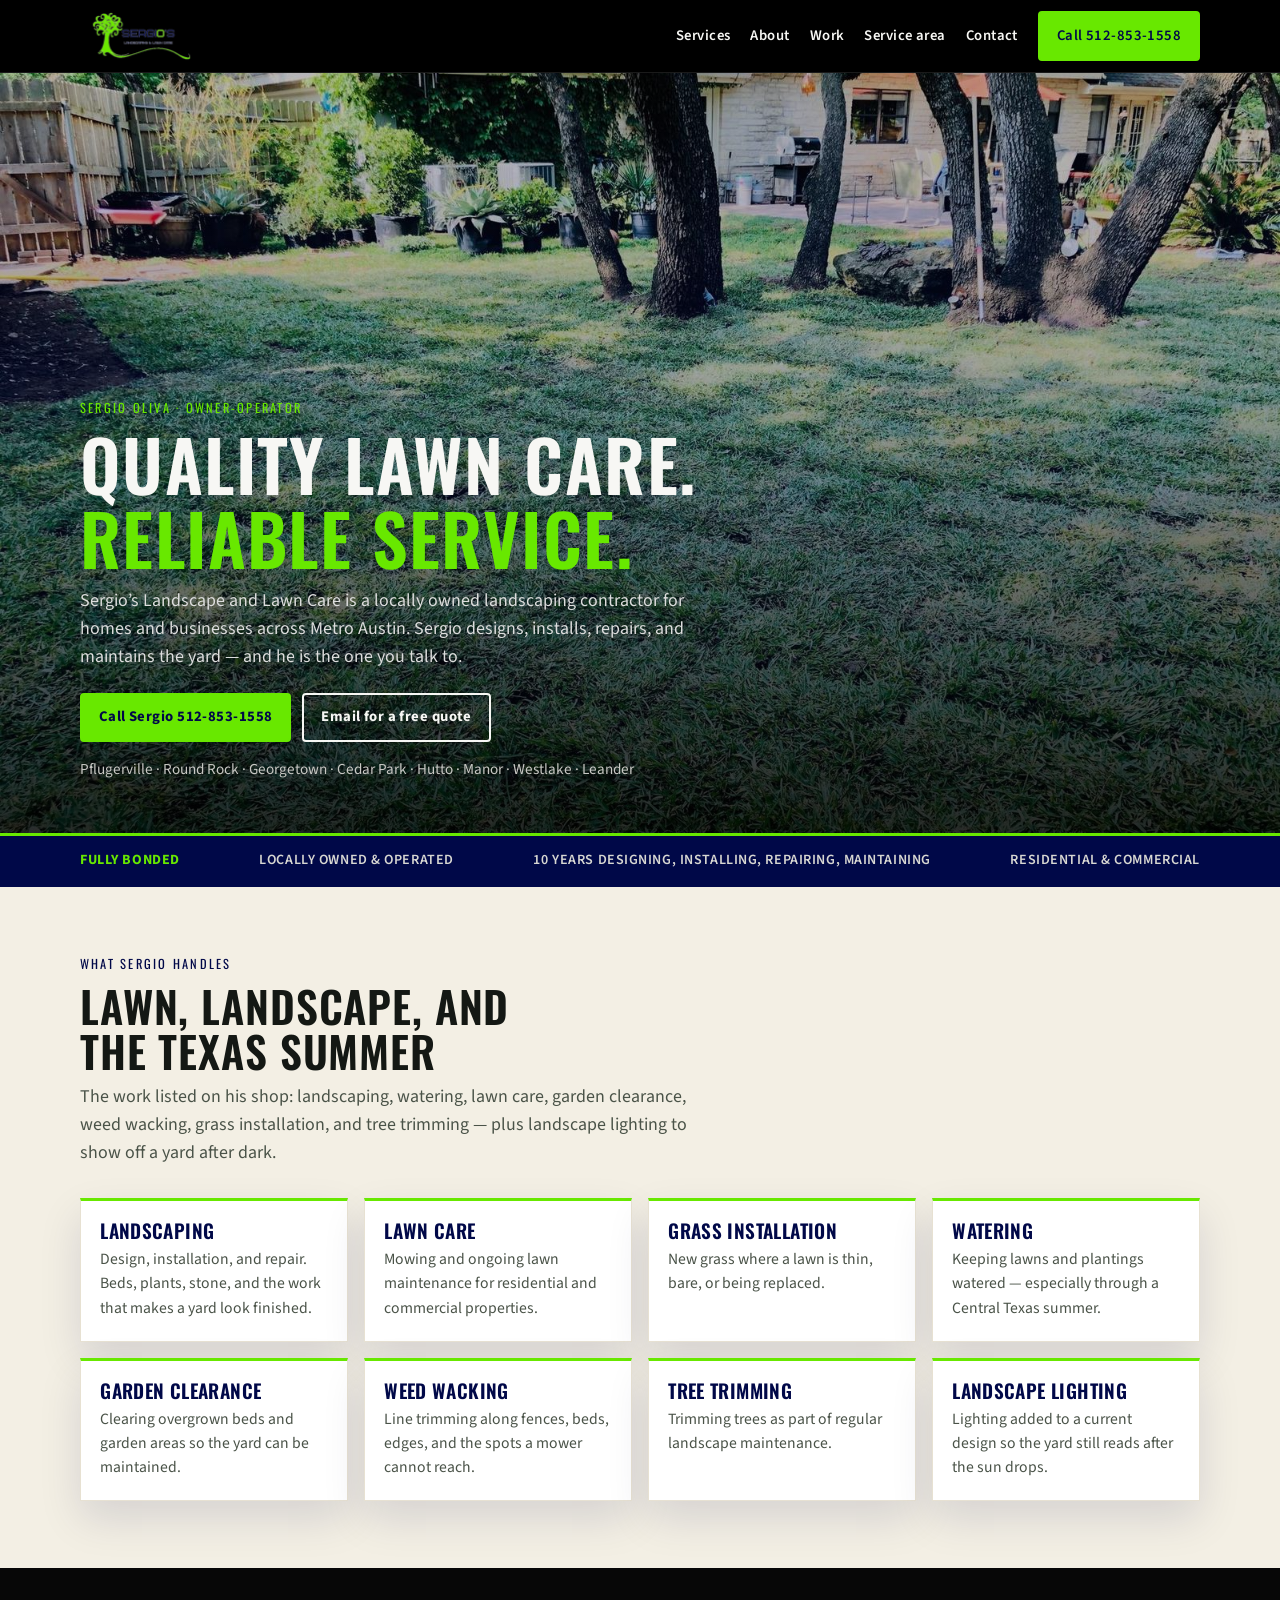
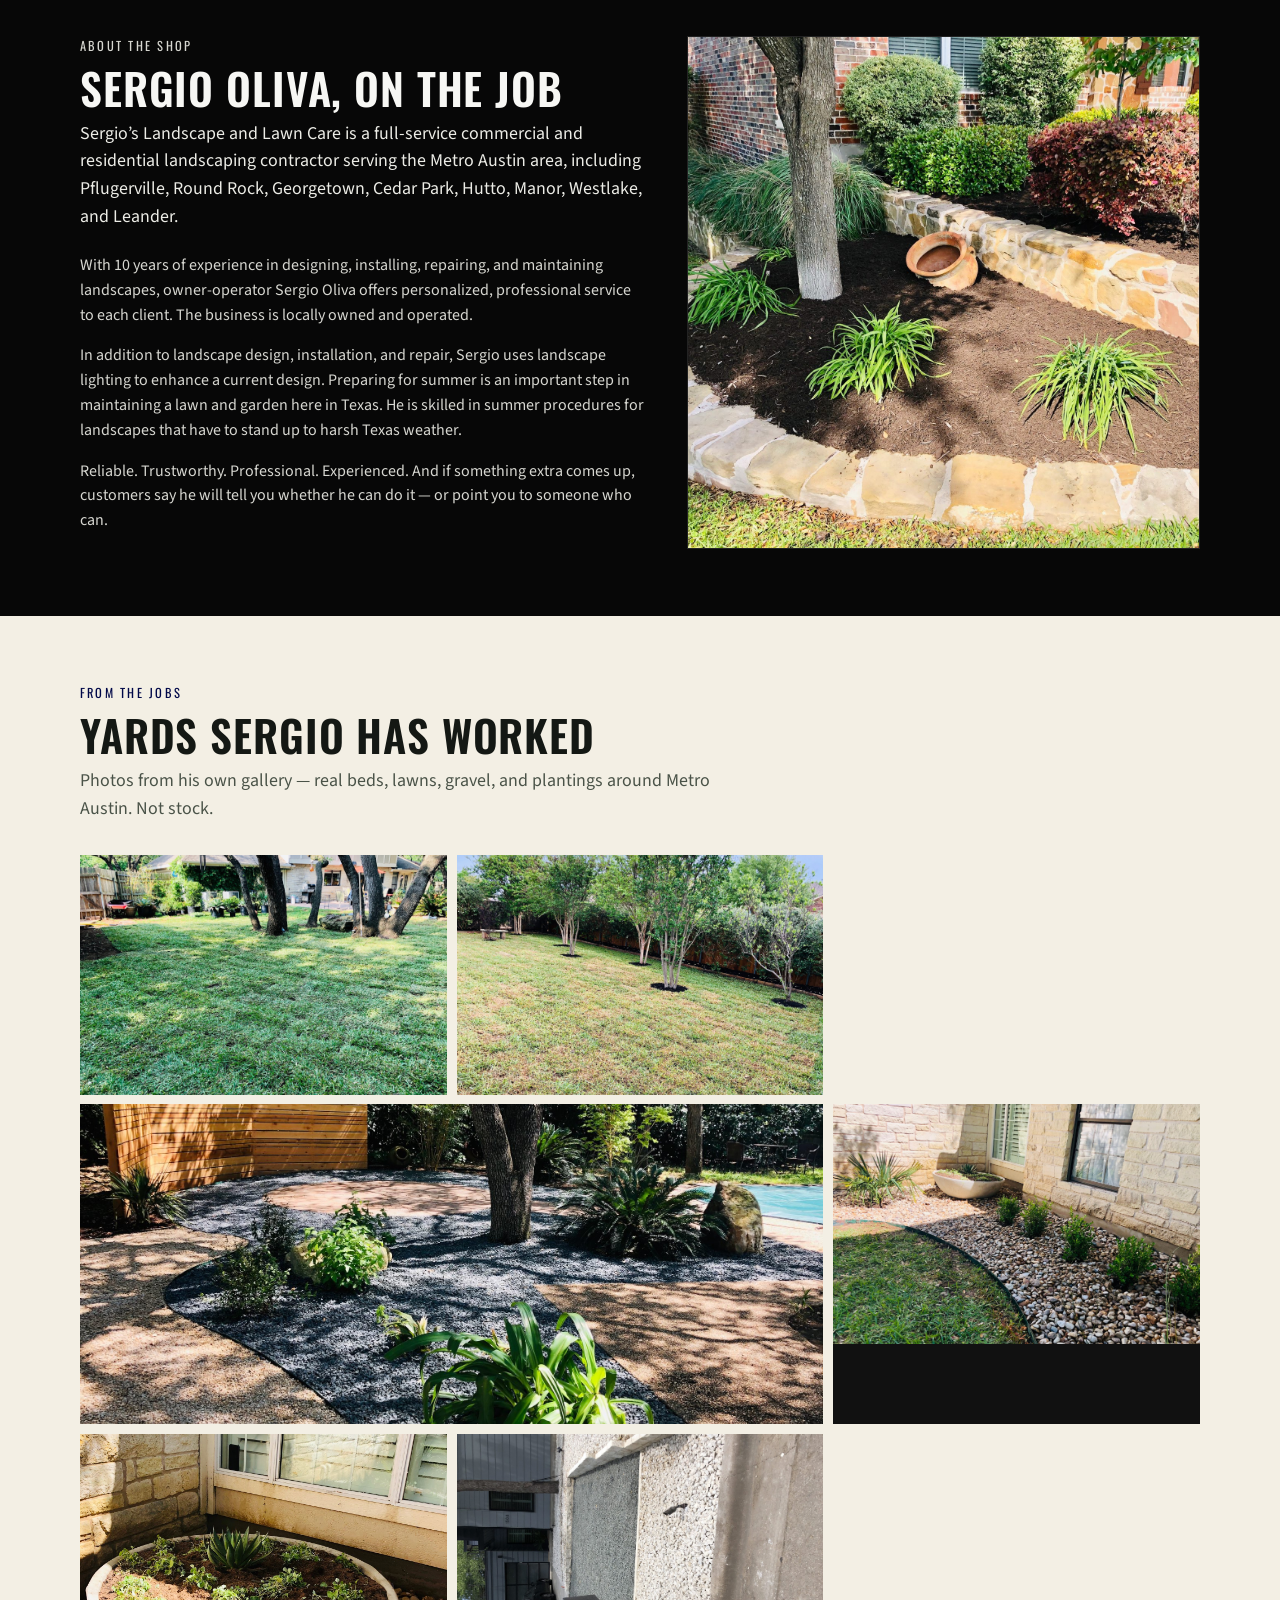
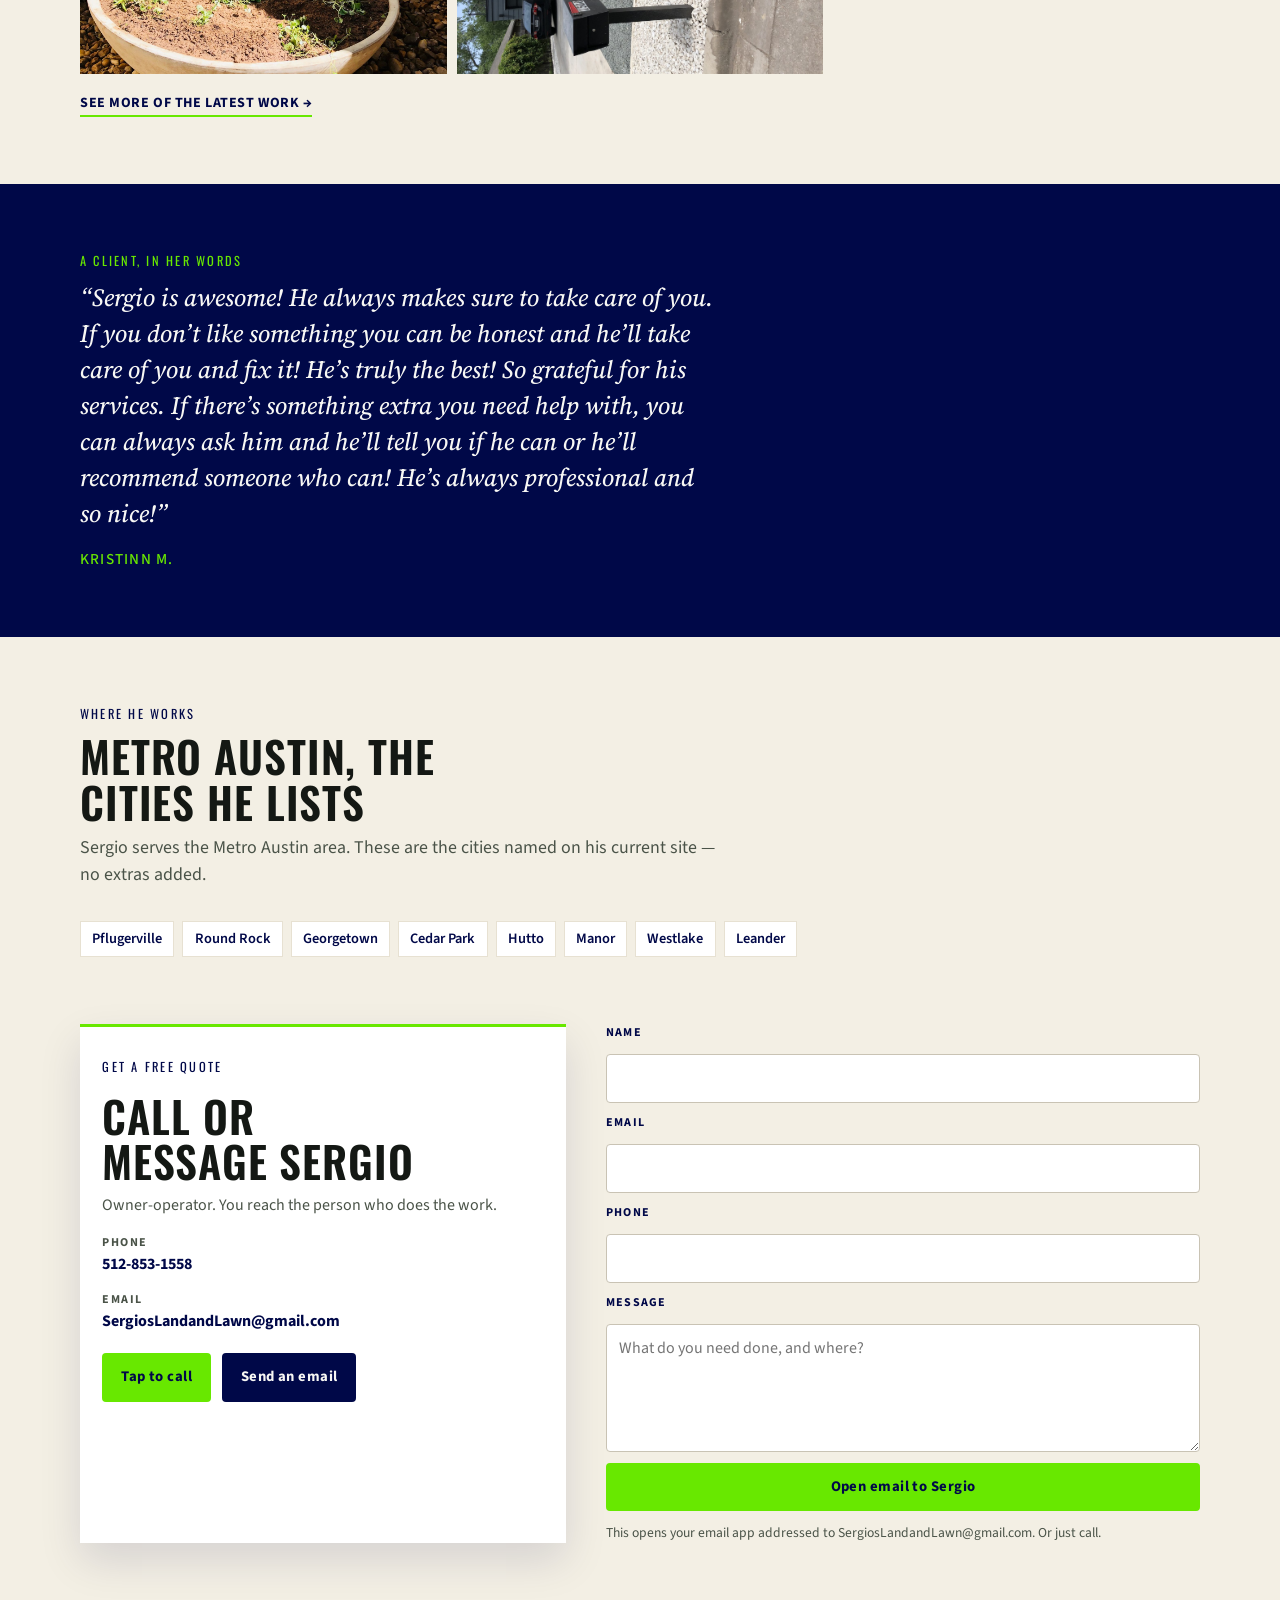
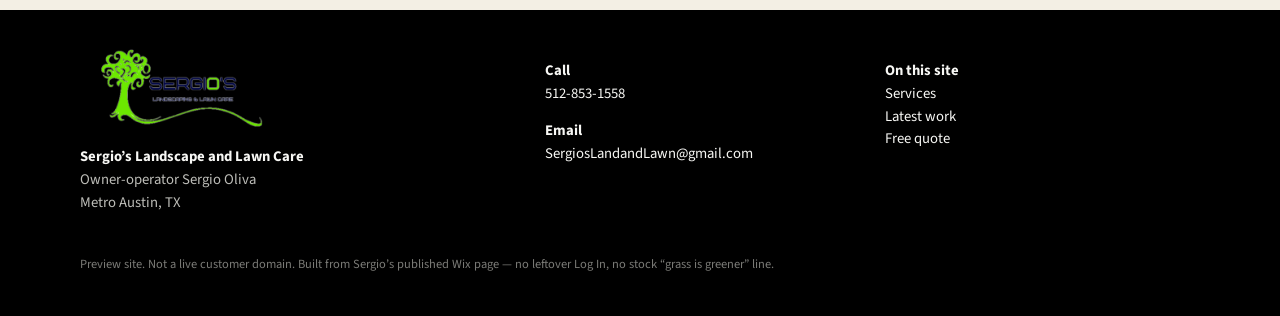
<file: index.html>
<!DOCTYPE html>
<html lang="en">
<head>
  <meta charset="utf-8">
  <meta name="viewport" content="width=device-width, initial-scale=1">
  <title>Sergio’s Landscape and Lawn Care | Metro Austin</title>
  <meta name="description" content="Owner-operator Sergio Oliva offers landscaping and lawn care for homes and businesses in Pflugerville, Round Rock, Georgetown, Cedar Park, Hutto, Manor, Westlake, and Leander. Call 512-853-1558.">
  <link rel="icon" href="assets/favicon.png" type="image/png">
  <link rel="apple-touch-icon" href="assets/apple-touch.png">
  <link rel="preconnect" href="https://fonts.googleapis.com">
  <link rel="preconnect" href="https://fonts.gstatic.com" crossorigin>
  <link href="https://fonts.googleapis.com/css2?family=Oswald:wght@500;600;700&family=Source+Sans+3:wght@400;600;700&family=Source+Serif+4:ital,wght@1,500;1,600&display=swap" rel="stylesheet">
  <link rel="stylesheet" href="assets/styles.css">
</head>
<body>
<a class="skip" href="#main">Skip to content</a>
<header class="site-header">
  <div class="header-inner">
    <a class="brand" href="index.html">
      <img src="assets/logo.png" alt="Sergio’s Landscaping &amp; Lawn Care">
    </a>
    <button class="nav-toggle" type="button" aria-expanded="false" aria-controls="site-nav">Menu</button>
    <nav id="site-nav">
      <a href="#services">Services</a>
      <a href="#about">About</a>
      <a href="work.html">Work</a>
      <a href="#area">Service area</a>
      <a href="#contact">Contact</a>
      <a class="btn" href="tel:+15128531558">Call 512-853-1558</a>
    </nav>
  </div>
</header>

<main id="main">
  <section class="hero" style="background-image:url('assets/hero-lawn.jpg')">
    <div class="hero-inner">
      <p class="eyebrow">Sergio Oliva · Owner-operator</p>
      <h1>Quality lawn care.<br><span>Reliable service.</span></h1>
      <p class="lede">Sergio’s Landscape and Lawn Care is a locally owned landscaping contractor for homes and businesses across Metro Austin. Sergio designs, installs, repairs, and maintains the yard — and he is the one you talk to.</p>
      <div class="hero-actions">
        <a class="btn" href="tel:+15128531558">Call Sergio 512-853-1558</a>
        <a class="btn btn-ghost" href="mailto:SergiosLandandLawn@gmail.com">Email for a free quote</a>
      </div>
      <p class="hero-note">Pflugerville · Round Rock · Georgetown · Cedar Park · Hutto · Manor · Westlake · Leander</p>
    </div>
  </section>

  <div class="band">
    <div class="wrap">
      <span><strong>Fully bonded</strong></span>
      <span>Locally owned &amp; operated</span>
      <span>10 years designing, installing, repairing, maintaining</span>
      <span>Residential &amp; commercial</span>
    </div>
  </div>

  <section class="section" id="services">
    <div class="wrap">
      <div class="section-head">
        <p class="eyebrow" style="color:var(--navy)">What Sergio handles</p>
        <h2>Lawn, landscape, and the Texas summer</h2>
        <p class="lede">The work listed on his shop: landscaping, watering, lawn care, garden clearance, weed wacking, grass installation, and tree trimming — plus landscape lighting to show off a yard after dark.</p>
      </div>
      <div class="services">
        <article class="service">
          <h3>Landscaping</h3>
          <p>Design, installation, and repair. Beds, plants, stone, and the work that makes a yard look finished.</p>
        </article>
        <article class="service">
          <h3>Lawn care</h3>
          <p>Mowing and ongoing lawn maintenance for residential and commercial properties.</p>
        </article>
        <article class="service">
          <h3>Grass installation</h3>
          <p>New grass where a lawn is thin, bare, or being replaced.</p>
        </article>
        <article class="service">
          <h3>Watering</h3>
          <p>Keeping lawns and plantings watered — especially through a Central Texas summer.</p>
        </article>
        <article class="service">
          <h3>Garden clearance</h3>
          <p>Clearing overgrown beds and garden areas so the yard can be maintained.</p>
        </article>
        <article class="service">
          <h3>Weed wacking</h3>
          <p>Line trimming along fences, beds, edges, and the spots a mower cannot reach.</p>
        </article>
        <article class="service">
          <h3>Tree trimming</h3>
          <p>Trimming trees as part of regular landscape maintenance.</p>
        </article>
        <article class="service">
          <h3>Landscape lighting</h3>
          <p>Lighting added to a current design so the yard still reads after the sun drops.</p>
        </article>
      </div>
    </div>
  </section>

  <section class="section about" id="about">
    <div class="wrap about-grid">
      <div>
        <p class="eyebrow">About the shop</p>
        <h2>Sergio Oliva, on the job</h2>
        <p class="lede">Sergio’s Landscape and Lawn Care is a full-service commercial and residential landscaping contractor serving the Metro Austin area, including Pflugerville, Round Rock, Georgetown, Cedar Park, Hutto, Manor, Westlake, and Leander.</p>
        <p>With 10 years of experience in designing, installing, repairing, and maintaining landscapes, owner-operator Sergio Oliva offers personalized, professional service to each client. The business is locally owned and operated.</p>
        <p>In addition to landscape design, installation, and repair, Sergio uses landscape lighting to enhance a current design. Preparing for summer is an important step in maintaining a lawn and garden here in Texas. He is skilled in summer procedures for landscapes that have to stand up to harsh Texas weather.</p>
        <p>Reliable. Trustworthy. Professional. Experienced. And if something extra comes up, customers say he will tell you whether he can do it — or point you to someone who can.</p>
      </div>
      <img src="assets/stone-beds.jpg" alt="Curved stone bed with fresh mulch and plantings at a Metro Austin home">
    </div>
  </section>

  <section class="section" id="work">
    <div class="wrap">
      <div class="section-head">
        <p class="eyebrow" style="color:var(--navy)">From the jobs</p>
        <h2>Yards Sergio has worked</h2>
        <p class="lede">Photos from his own gallery — real beds, lawns, gravel, and plantings around Metro Austin. Not stock.</p>
      </div>
      <div class="gallery-grid">
        <a href="work.html"><img src="assets/lawn-backyard.jpg" alt="Residential backyard lawn after landscape work"></a>
        <a href="work.html"><img src="assets/mulched-trees.jpg" alt="Mown sloping lawn with mulched tree rings"></a>
        <a class="span2" href="work.html"><img src="assets/gravel-yard.jpg" alt="Gravel landscape beds and plantings"></a>
        <a href="work.html"><img src="assets/river-rock.jpg" alt="River-rock bed along a limestone house wall"></a>
        <a href="work.html"><img src="assets/agave-bowl.jpg" alt="Stone bowl planter with agave and groundcover"></a>
        <a href="work.html"><img src="assets/front-gravel.jpg" alt="Front-yard gravel beds and low stone walls"></a>
      </div>
      <a class="more-link" href="work.html">See more of the latest work →</a>
    </div>
  </section>

  <section class="section quote-block">
    <div class="wrap">
      <p class="eyebrow">A client, in her words</p>
      <blockquote>
        “Sergio is awesome! He always makes sure to take care of you. If you don’t like something you can be honest and he’ll take care of you and fix it! He’s truly the best! So grateful for his services. If there’s something extra you need help with, you can always ask him and he’ll tell you if he can or he’ll recommend someone who can! He’s always professional and so nice!”
        <footer>Kristinn M.</footer>
      </blockquote>
    </div>
  </section>

  <section class="section" id="area">
    <div class="wrap">
      <div class="section-head">
        <p class="eyebrow" style="color:var(--navy)">Where he works</p>
        <h2>Metro Austin, the cities he lists</h2>
        <p class="lede">Sergio serves the Metro Austin area. These are the cities named on his current site — no extras added.</p>
      </div>
      <div class="cities">
        <span>Pflugerville</span>
        <span>Round Rock</span>
        <span>Georgetown</span>
        <span>Cedar Park</span>
        <span>Hutto</span>
        <span>Manor</span>
        <span>Westlake</span>
        <span>Leander</span>
      </div>
    </div>
  </section>

  <section class="section" id="contact" style="padding-top:0">
    <div class="wrap contact-grid">
      <div class="contact-card">
        <p class="eyebrow" style="color:var(--navy)">Get a free quote</p>
        <h2>Call or message Sergio</h2>
        <p>Owner-operator. You reach the person who does the work.</p>
        <ul class="contact-list">
          <li>
            <span>Phone</span>
            <a href="tel:+15128531558">512-853-1558</a>
          </li>
          <li>
            <span>Email</span>
            <a href="mailto:SergiosLandandLawn@gmail.com">SergiosLandandLawn@gmail.com</a>
          </li>
        </ul>
        <div class="hero-actions">
          <a class="btn" href="tel:+15128531558">Tap to call</a>
          <a class="btn btn-navy" href="mailto:SergiosLandandLawn@gmail.com">Send an email</a>
        </div>
      </div>
      <form id="quote-form" action="mailto:SergiosLandandLawn@gmail.com" method="get">
        <label for="name">Name</label>
        <input id="name" name="name" type="text" autocomplete="name" required>
        <label for="email">Email</label>
        <input id="email" name="email" type="email" autocomplete="email" required>
        <label for="phone">Phone</label>
        <input id="phone" name="phone" type="tel" autocomplete="tel">
        <label for="message">Message</label>
        <textarea id="message" name="message" required placeholder="What do you need done, and where?"></textarea>
        <button class="btn" type="submit">Open email to Sergio</button>
        <p class="form-note">This opens your email app addressed to SergiosLandandLawn@gmail.com. Or just call.</p>
      </form>
    </div>
  </section>
</main>

<footer class="site-footer">
  <div class="wrap foot-grid">
    <div>
      <img src="assets/logo.png" alt="" width="200" height="86">
      <p><strong>Sergio’s Landscape and Lawn Care</strong><br>Owner-operator Sergio Oliva<br>Metro Austin, TX</p>
    </div>
    <div>
      <p><strong>Call</strong><br><a href="tel:+15128531558">512-853-1558</a></p>
      <p><strong>Email</strong><br><a href="mailto:SergiosLandandLawn@gmail.com">SergiosLandandLawn@gmail.com</a></p>
    </div>
    <div>
      <p><strong>On this site</strong><br>
        <a href="#services">Services</a><br>
        <a href="work.html">Latest work</a><br>
        <a href="#contact">Free quote</a>
      </p>
    </div>
  </div>
  <div class="wrap tiny">Preview site. Not a live customer domain. Built from Sergio’s published Wix page — no leftover Log In, no stock “grass is greener” line.</div>
</footer>

<script>
  const header = document.querySelector('.site-header');
  const toggle = document.querySelector('.nav-toggle');
  const nav = document.getElementById('site-nav');
  toggle.addEventListener('click', () => {
    const open = header.classList.toggle('is-open');
    toggle.setAttribute('aria-expanded', open ? 'true' : 'false');
  });
  nav.querySelectorAll('a').forEach(a => a.addEventListener('click', () => {
    header.classList.remove('is-open');
    toggle.setAttribute('aria-expanded', 'false');
  }));

  document.getElementById('quote-form').addEventListener('submit', (e) => {
    e.preventDefault();
    const name = document.getElementById('name').value.trim();
    const email = document.getElementById('email').value.trim();
    const phone = document.getElementById('phone').value.trim();
    const message = document.getElementById('message').value.trim();
    const subject = encodeURIComponent('Quote request — Sergio’s Landscape');
    const body = encodeURIComponent(
      'Name: ' + name + '\nEmail: ' + email + '\nPhone: ' + phone + '\n\n' + message
    );
    window.location.href = 'mailto:SergiosLandandLawn@gmail.com?subject=' + subject + '&body=' + body;
  });
</script>
</body>
</html>
</file>
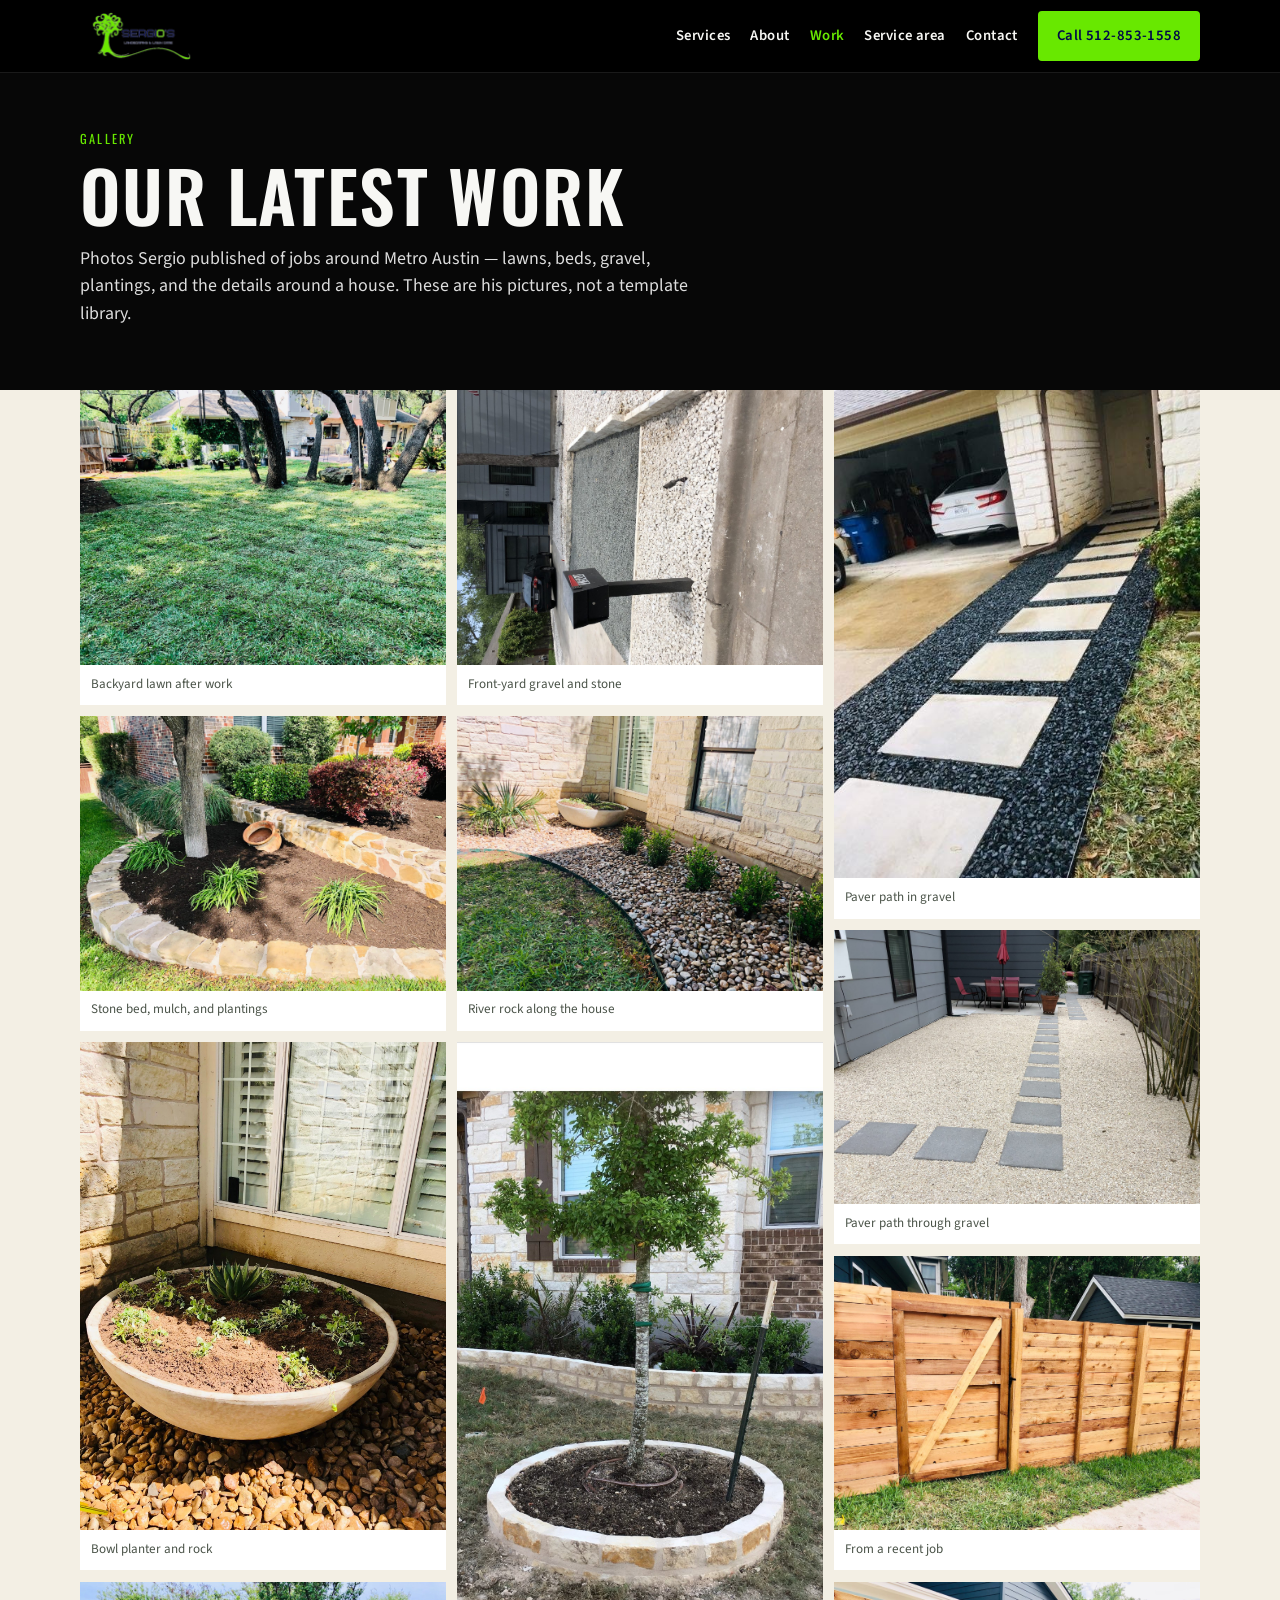
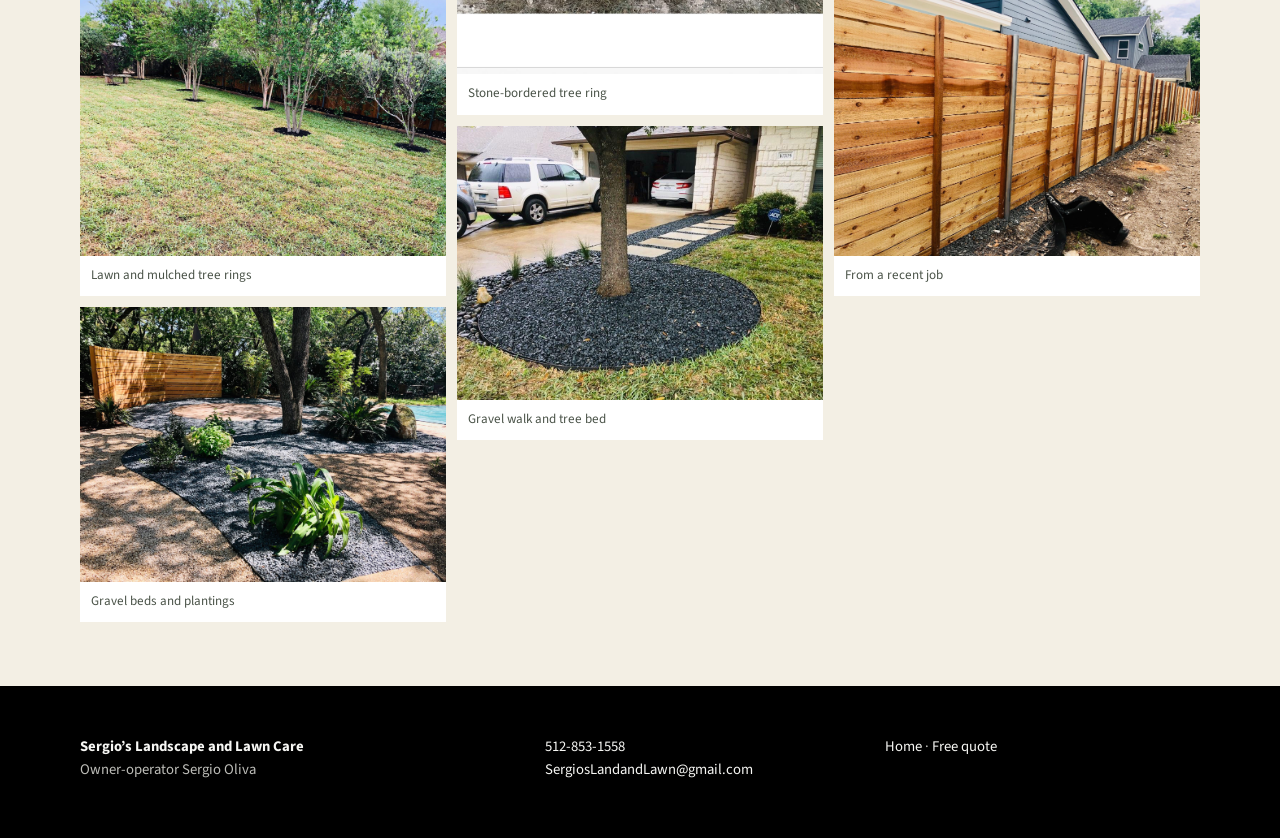
<file: work.html>
<!DOCTYPE html>
<html lang="en">
<head>
  <meta charset="utf-8">
  <meta name="viewport" content="width=device-width, initial-scale=1">
  <title>Latest work | Sergio’s Landscape and Lawn Care</title>
  <meta name="description" content="Job photos from Sergio Oliva’s landscape and lawn work around Metro Austin.">
  <link rel="icon" href="assets/favicon.png" type="image/png">
  <link rel="apple-touch-icon" href="assets/apple-touch.png">
  <link rel="preconnect" href="https://fonts.googleapis.com">
  <link rel="preconnect" href="https://fonts.gstatic.com" crossorigin>
  <link href="https://fonts.googleapis.com/css2?family=Oswald:wght@500;600;700&family=Source+Sans+3:wght@400;600;700&family=Source+Serif+4:ital,wght@1,500;1,600&display=swap" rel="stylesheet">
  <link rel="stylesheet" href="assets/styles.css">
</head>
<body>
<a class="skip" href="#main">Skip to content</a>
<header class="site-header">
  <div class="header-inner">
    <a class="brand" href="index.html">
      <img src="assets/logo.png" alt="Sergio’s Landscaping &amp; Lawn Care">
    </a>
    <button class="nav-toggle" type="button" aria-expanded="false" aria-controls="site-nav">Menu</button>
    <nav id="site-nav">
      <a href="index.html#services">Services</a>
      <a href="index.html#about">About</a>
      <a href="work.html" aria-current="page">Work</a>
      <a href="index.html#area">Service area</a>
      <a href="index.html#contact">Contact</a>
      <a class="btn" href="tel:+15128531558">Call 512-853-1558</a>
    </nav>
  </div>
</header>

<main id="main">
  <section class="work-hero">
    <div class="wrap">
      <p class="eyebrow">Gallery</p>
      <h1>Our latest work</h1>
      <p class="lede">Photos Sergio published of jobs around Metro Austin — lawns, beds, gravel, plantings, and the details around a house. These are his pictures, not a template library.</p>
    </div>
  </section>

  <div class="wrap work-masonry">
    <figure>
      <img src="assets/lawn-backyard.jpg" alt="Wide residential backyard lawn with mature trees">
      <figcaption>Backyard lawn after work</figcaption>
    </figure>
    <figure>
      <img src="assets/stone-beds.jpg" alt="Curved stone retaining bed with mulch and plantings">
      <figcaption>Stone bed, mulch, and plantings</figcaption>
    </figure>
    <figure>
      <img src="assets/agave-bowl.jpg" alt="Round stone planter with agave sitting in river rock">
      <figcaption>Bowl planter and rock</figcaption>
    </figure>
    <figure>
      <img src="assets/mulched-trees.jpg" alt="Sloping mown lawn with circular mulch rings around trees">
      <figcaption>Lawn and mulched tree rings</figcaption>
    </figure>
    <figure>
      <img src="assets/gravel-yard.jpg" alt="Gravel landscape with plantings near a wood screen">
      <figcaption>Gravel beds and plantings</figcaption>
    </figure>
    <figure>
      <img src="assets/front-gravel.jpg" alt="Tiered front-yard gravel with a low stone wall">
      <figcaption>Front-yard gravel and stone</figcaption>
    </figure>
    <figure>
      <img src="assets/river-rock.jpg" alt="River-rock planting bed along a limestone house">
      <figcaption>River rock along the house</figcaption>
    </figure>
    <figure>
      <img src="assets/tree-ring.jpg" alt="Young tree in a circular stone-bordered bed">
      <figcaption>Stone-bordered tree ring</figcaption>
    </figure>
    <figure>
      <img src="assets/stone-walk.jpg" alt="Dark gravel walk with tan pavers and a circular tree bed">
      <figcaption>Gravel walk and tree bed</figcaption>
    </figure>
    <figure>
      <img src="assets/paver-path.jpg" alt="Stepping-stone pavers set in dark gravel to a front door">
      <figcaption>Paver path in gravel</figcaption>
    </figure>
    <figure>
      <img src="assets/paver-patio.jpg" alt="Light gravel yard with square pavers leading to a small patio">
      <figcaption>Paver path through gravel</figcaption>
    </figure>
    <figure>
      <img src="assets/cedar-gate.jpg" alt="Horizontal wood fence and gate on a residential lot">
      <figcaption>From a recent job</figcaption>
    </figure>
    <figure>
      <img src="assets/horizontal-fence.jpg" alt="New horizontal wood fence along a property line">
      <figcaption>From a recent job</figcaption>
    </figure>
  </div>
</main>

<footer class="site-footer">
  <div class="wrap foot-grid">
    <div>
      <p><strong>Sergio’s Landscape and Lawn Care</strong><br>Owner-operator Sergio Oliva</p>
    </div>
    <div>
      <p><a href="tel:+15128531558">512-853-1558</a><br>
      <a href="mailto:SergiosLandandLawn@gmail.com">SergiosLandandLawn@gmail.com</a></p>
    </div>
    <div>
      <p><a href="index.html">Home</a> · <a href="index.html#contact">Free quote</a></p>
    </div>
  </div>
</footer>

<script>
  const header = document.querySelector('.site-header');
  const toggle = document.querySelector('.nav-toggle');
  const nav = document.getElementById('site-nav');
  toggle.addEventListener('click', () => {
    const open = header.classList.toggle('is-open');
    toggle.setAttribute('aria-expanded', open ? 'true' : 'false');
  });
  nav.querySelectorAll('a').forEach(a => a.addEventListener('click', () => {
    header.classList.remove('is-open');
    toggle.setAttribute('aria-expanded', 'false');
  }));
</script>
</body>
</html>
</file>
<file: assets/styles.css>
:root {
  --lime: #68e800;
  --lime-deep: #4cb400;
  --navy: #000848;
  --navy-2: #06103a;
  --ink: #141814;
  --muted: #4a5348;
  --paper: #f3efe4;
  --paper-2: #e7e1d2;
  --stone: #c8b89a;
  --black: #070707;
  --white: #f7f7f4;
  --max: 1120px;
  --header: 72px;
  --radius: 4px;
  --shadow: 0 18px 40px rgba(0, 8, 72, 0.12);
}

* { box-sizing: border-box; }
html { scroll-behavior: smooth; }
html:focus-within { scroll-behavior: smooth; }
@media (prefers-reduced-motion: reduce) {
  html { scroll-behavior: auto; }
  * { animation: none !important; transition: none !important; }
}

body {
  margin: 0;
  font-family: "Source Sans 3", "Segoe UI", sans-serif;
  color: var(--ink);
  background: var(--paper);
  line-height: 1.55;
}

img { max-width: 100%; display: block; height: auto; }
a { color: inherit; }
a:hover { color: var(--lime-deep); }

.skip {
  position: absolute;
  left: -999px;
  top: 0;
  background: var(--lime);
  color: var(--navy);
  padding: .5rem 1rem;
  z-index: 1000;
}
.skip:focus { left: .5rem; top: .5rem; }

.wrap { width: min(var(--max), calc(100% - 2rem)); margin-inline: auto; }

.site-header {
  position: sticky;
  top: 0;
  z-index: 50;
  background: #000;
  border-bottom: 1px solid #1a1a1a;
}
.header-inner {
  width: min(var(--max), calc(100% - 2rem));
  margin-inline: auto;
  min-height: var(--header);
  display: flex;
  align-items: center;
  justify-content: space-between;
  gap: 1rem;
}
.brand {
  display: flex;
  align-items: center;
  text-decoration: none;
  flex-shrink: 0;
}
.brand img {
  height: 52px;
  width: auto;
}
.brand:hover { color: inherit; }

.nav-toggle {
  display: none;
  background: transparent;
  color: var(--white);
  border: 1px solid #333;
  padding: .45rem .7rem;
  font: 600 0.85rem/1 "Source Sans 3", sans-serif;
  letter-spacing: .04em;
  text-transform: uppercase;
  cursor: pointer;
}
.nav-toggle:hover { border-color: var(--lime); color: var(--lime); }

#site-nav {
  display: flex;
  align-items: center;
  gap: 1.25rem;
}
#site-nav a {
  color: var(--white);
  text-decoration: none;
  font-size: 0.92rem;
  font-weight: 600;
  letter-spacing: .03em;
}
#site-nav a:hover,
#site-nav a[aria-current="page"] { color: var(--lime); }

.btn {
  display: inline-flex;
  align-items: center;
  justify-content: center;
  gap: .4rem;
  background: var(--lime);
  color: var(--navy) !important;
  text-decoration: none;
  font-weight: 700;
  font-size: 0.92rem;
  letter-spacing: .03em;
  padding: .7rem 1.05rem;
  border: 2px solid var(--lime);
  border-radius: var(--radius);
  cursor: pointer;
  font-family: inherit;
}
.btn:hover { background: #7af00a; color: var(--navy) !important; }
.btn-ghost {
  background: transparent;
  color: var(--white) !important;
  border-color: var(--white);
}
.btn-ghost:hover { border-color: var(--lime); color: var(--lime) !important; background: transparent; }
.btn-navy {
  background: var(--navy);
  border-color: var(--navy);
  color: var(--white) !important;
}
.btn-navy:hover { background: #0a1460; color: var(--white) !important; }

.hero {
  position: relative;
  min-height: min(88vh, 760px);
  display: grid;
  align-items: end;
  color: var(--white);
  background: #0a1208 center/cover no-repeat;
}
.hero::after {
  content: "";
  position: absolute;
  inset: 0;
  background:
    linear-gradient(180deg, rgba(0,0,0,.25) 0%, rgba(0,8,72,.35) 40%, rgba(0,0,0,.82) 100%);
}
.hero-inner {
  position: relative;
  z-index: 1;
  width: min(var(--max), calc(100% - 2rem));
  margin: 0 auto;
  padding: 5rem 0 3.2rem;
}
.eyebrow {
  font-family: Oswald, sans-serif;
  text-transform: uppercase;
  letter-spacing: .18em;
  font-size: 0.78rem;
  color: var(--lime);
  margin: 0 0 .6rem;
}
h1, h2, h3, .display {
  font-family: Oswald, sans-serif;
  font-weight: 600;
  letter-spacing: .02em;
  line-height: 1.05;
  text-wrap: balance;
}
h1 {
  font-size: clamp(2.4rem, 7vw, 4.4rem);
  margin: 0 0 .8rem;
  text-transform: uppercase;
}
h1 span { color: var(--lime); }
h2 {
  font-size: clamp(1.8rem, 4vw, 2.7rem);
  text-transform: uppercase;
  margin: 0 0 .6rem;
}
h3 {
  font-size: 1.2rem;
  text-transform: uppercase;
  margin: 0 0 .35rem;
}
.lede {
  font-size: 1.12rem;
  max-width: 40rem;
  color: #ddd;
  margin: 0 0 1.4rem;
}
.hero-actions { display: flex; flex-wrap: wrap; gap: .7rem; }
.hero-note {
  margin: 1rem 0 0;
  font-size: .95rem;
  color: #c8c8c4;
}
.hero-note a { color: var(--lime); text-decoration: none; }
.hero-note a:hover { text-decoration: underline; }

.band {
  background: var(--navy);
  color: var(--white);
  padding: .9rem 0;
  border-top: 3px solid var(--lime);
}
.band .wrap {
  display: flex;
  flex-wrap: wrap;
  gap: .4rem 1.6rem;
  justify-content: space-between;
  font-size: .88rem;
  font-weight: 600;
  letter-spacing: .04em;
  text-transform: uppercase;
}
.band span { color: #d7d7d2; }
.band strong { color: var(--lime); font-weight: 700; }

.section { padding: 4.2rem 0; }
.section-head { max-width: 40rem; margin-bottom: 2rem; }
.section-head .lede { color: var(--muted); }

.services {
  display: grid;
  grid-template-columns: repeat(auto-fit, minmax(230px, 1fr));
  gap: 1rem;
}
.service {
  background: #fff;
  padding: 1.25rem 1.2rem 1.3rem;
  border: 1px solid var(--paper-2);
  border-top: 3px solid var(--lime);
  box-shadow: var(--shadow);
}
.service p { margin: 0; color: var(--muted); font-size: .98rem; }
.service h3 { color: var(--navy); }

.about {
  background: var(--black);
  color: var(--white);
}
.about-grid {
  display: grid;
  grid-template-columns: 1.05fr .95fr;
  gap: 2.5rem;
  align-items: center;
}
.about p { color: #d6d6d0; }
.about .lede { color: #ecece6; }
.about img {
  width: 100%;
  height: 100%;
  max-height: 560px;
  object-fit: cover;
  border: 1px solid #222;
}

.gallery-grid {
  display: grid;
  grid-template-columns: repeat(3, 1fr);
  gap: .6rem;
}
.gallery-grid a {
  display: block;
  overflow: hidden;
  background: #111;
}
.gallery-grid img {
  width: 100%;
  height: 240px;
  object-fit: cover;
  transition: transform .4s ease;
}
.gallery-grid a:hover img { transform: scale(1.04); }
.gallery-grid .tall img { height: 100%; min-height: 240px; }
.gallery-grid .span2 { grid-column: span 2; }
.gallery-grid .span2 img { height: 320px; }

.more-link {
  display: inline-block;
  margin-top: 1.2rem;
  font-weight: 700;
  color: var(--navy);
  text-decoration: none;
  letter-spacing: .04em;
  text-transform: uppercase;
  font-size: .88rem;
  border-bottom: 2px solid var(--lime);
}
.more-link:hover { color: var(--lime-deep); }

.quote-block {
  background: var(--navy);
  color: var(--white);
}
blockquote {
  margin: 0;
  font-family: "Source Serif 4", Georgia, serif;
  font-style: italic;
  font-weight: 500;
  font-size: clamp(1.2rem, 2.4vw, 1.55rem);
  line-height: 1.45;
  max-width: 40rem;
}
blockquote footer {
  margin-top: 1rem;
  font-family: "Source Sans 3", sans-serif;
  font-style: normal;
  font-size: .95rem;
  color: var(--lime);
  letter-spacing: .08em;
  text-transform: uppercase;
}

.cities {
  display: flex;
  flex-wrap: wrap;
  gap: .5rem;
  margin-top: 1rem;
}
.cities span {
  background: #fff;
  border: 1px solid var(--paper-2);
  padding: .35rem .7rem;
  font-weight: 600;
  font-size: .9rem;
  color: var(--navy);
}

.contact-grid {
  display: grid;
  grid-template-columns: .9fr 1.1fr;
  gap: 2.5rem;
}
.contact-card {
  background: #fff;
  padding: 1.5rem 1.4rem;
  border-top: 3px solid var(--lime);
  box-shadow: var(--shadow);
}
.contact-card a {
  color: var(--navy);
  font-weight: 700;
  text-decoration: none;
}
.contact-card a:hover { color: var(--lime-deep); }
.contact-card p { margin: .4rem 0 1rem; color: var(--muted); }
.contact-list { list-style: none; padding: 0; margin: 0 0 1.2rem; }
.contact-list li { margin: 0 0 .85rem; }
.contact-list span {
  display: block;
  font-size: .75rem;
  letter-spacing: .12em;
  text-transform: uppercase;
  color: var(--muted);
  font-weight: 700;
}

form {
  display: grid;
  gap: .7rem;
}
label {
  font-size: .75rem;
  font-weight: 700;
  letter-spacing: .1em;
  text-transform: uppercase;
  color: var(--navy);
}
input, textarea {
  width: 100%;
  font: inherit;
  padding: .7rem .75rem;
  border: 1px solid #c9c3b4;
  background: #fff;
  color: var(--ink);
  border-radius: var(--radius);
}
input:focus, textarea:focus {
  outline: 2px solid var(--lime);
  border-color: var(--lime);
}
textarea { min-height: 8rem; resize: vertical; }
.form-note { font-size: .85rem; color: var(--muted); margin: 0; }

.site-footer {
  background: #000;
  color: #bdbdb8;
  padding: 2.2rem 0 2.6rem;
  font-size: .92rem;
}
.foot-grid {
  display: grid;
  grid-template-columns: 1.4fr 1fr 1fr;
  gap: 1.5rem;
}
.site-footer a { color: var(--white); text-decoration: none; }
.site-footer a:hover { color: var(--lime); }
.site-footer strong { color: var(--white); }
.site-footer .tiny {
  margin-top: 1.6rem;
  font-size: .78rem;
  color: #7a7a76;
}

.work-hero {
  background: var(--black);
  color: var(--white);
  padding: 3.5rem 0 2.5rem;
}
.work-masonry {
  columns: 3;
  column-gap: .7rem;
  padding-bottom: 4rem;
}
.work-masonry figure {
  break-inside: avoid;
  margin: 0 0 .7rem;
  background: #111;
}
.work-masonry img { width: 100%; }
.work-masonry figcaption {
  padding: .55rem .7rem .7rem;
  font-size: .82rem;
  color: var(--muted);
  background: #fff;
}

@media (max-width: 860px) {
  .nav-toggle { display: block; }
  #site-nav {
    display: none;
    position: absolute;
    left: 0; right: 0;
    top: var(--header);
    background: #000;
    flex-direction: column;
    align-items: flex-start;
    padding: 1rem 1.2rem 1.3rem;
    gap: .85rem;
    border-bottom: 1px solid #222;
  }
  .site-header.is-open #site-nav { display: flex; }
  .about-grid,
  .contact-grid,
  .foot-grid { grid-template-columns: 1fr; }
  .gallery-grid { grid-template-columns: 1fr 1fr; }
  .gallery-grid .span2 { grid-column: span 2; }
  .gallery-grid img,
  .gallery-grid .span2 img { height: 190px; }
  .work-masonry { columns: 2; }
  .band .wrap { justify-content: flex-start; }
}

@media (max-width: 560px) {
  .gallery-grid { grid-template-columns: 1fr; }
  .gallery-grid .span2 { grid-column: span 1; }
  .hero { min-height: 78vh; }
  .work-masonry { columns: 1; }
  #site-nav .btn { width: 100%; }
}
</file>
